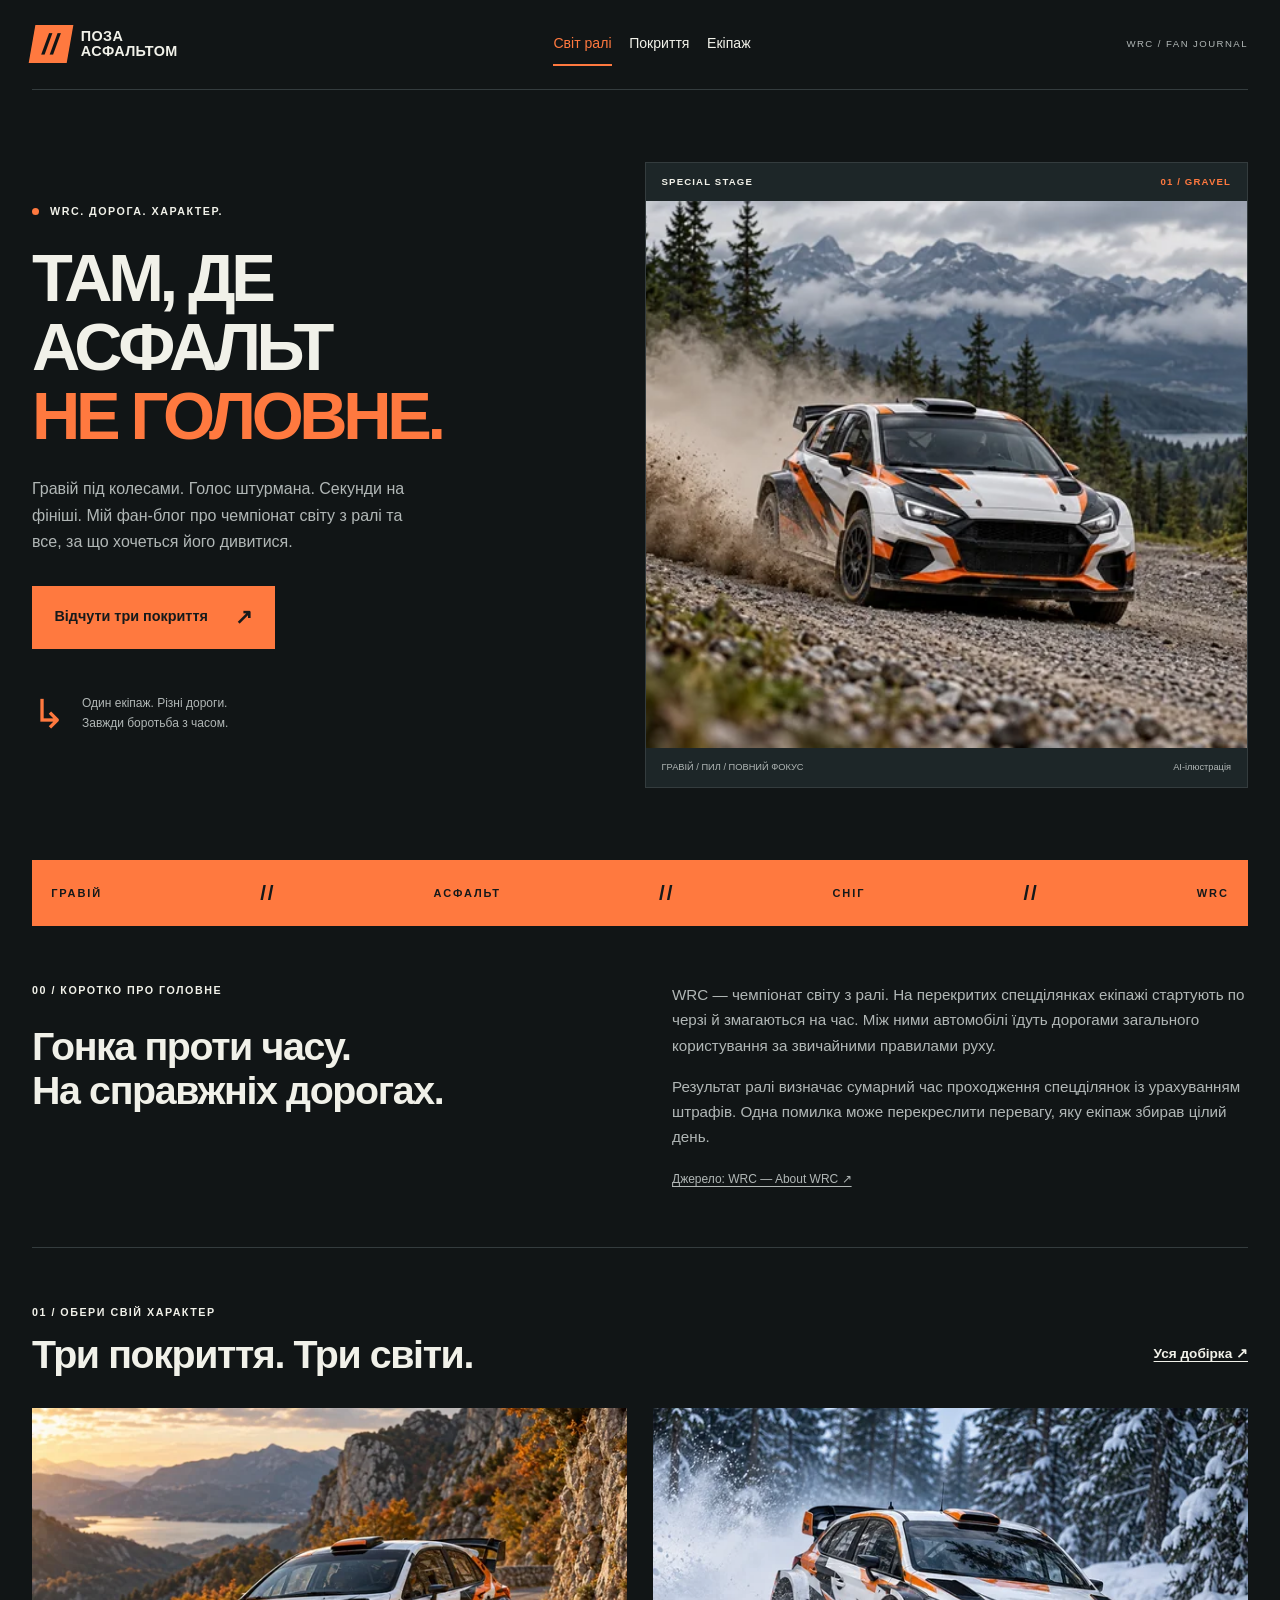
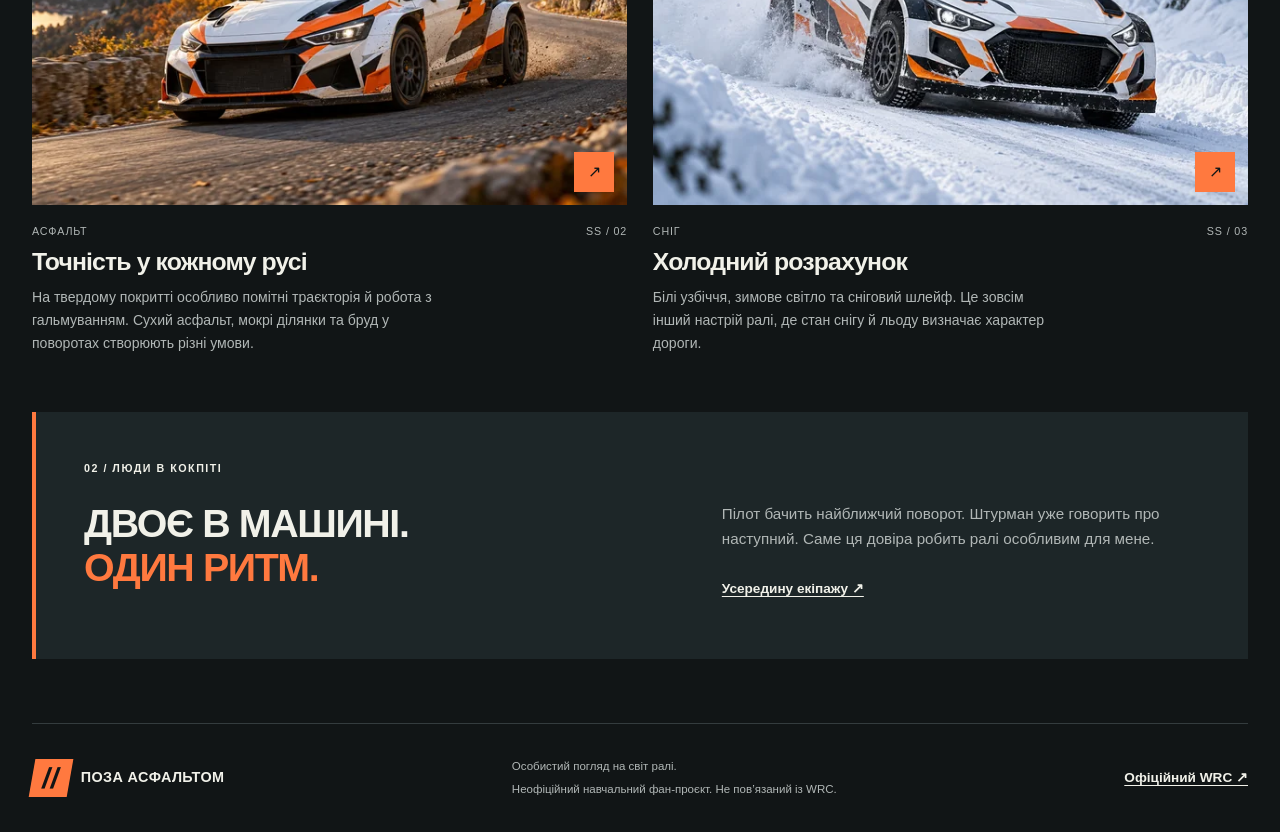
<file: index.html>
<!DOCTYPE html>
<html lang="uk">
<head>
  <meta charset="UTF-8">
  <meta name="viewport" content="width=device-width, initial-scale=1">
  <meta name="description" content="Поза асфальтом — персональний фан-блог про WRC: гравій, асфальт, сніг та робота ралійного екіпажу.">
  <title>Світ ралі · Поза асфальтом</title>
  <link rel="icon" href="assets/favicon.svg" type="image/svg+xml">
  <link rel="stylesheet" href="styles.css">
  <script src="script.js" defer></script>
</head>
<body>
<a class="skip" href="#main">Перейти до вмісту</a>
<header class="header wrap"><a class="brand" href="index.html" aria-label="Поза асфальтом — головна"><span class="brand-mark" aria-hidden="true">//</span><span>ПОЗА<br>АСФАЛЬТОМ</span></a><nav aria-label="Основна навігація"><a href="index.html" aria-current="page">Світ ралі</a><a href="gallery.html">Покриття</a><a href="about.html">Екіпаж</a></nav><span class="header-label">WRC / FAN JOURNAL</span></header>
<main class="wrap" id="main">
<section class="hero">
 <div class="hero-copy"><p class="eyebrow"><span></span> WRC. ДОРОГА. ХАРАКТЕР.</p><h1>ТАМ, ДЕ<br>АСФАЛЬТ<br><em>НЕ ГОЛОВНЕ.</em></h1><p class="lead">Гравій під колесами. Голос штурмана. Секунди на фініші. Мій фан-блог про чемпіонат світу з ралі та все, за що хочеться його дивитися.</p><a class="button" href="gallery.html">Відчути три покриття <span aria-hidden="true">↗</span></a><div class="hero-note"><span aria-hidden="true">↳</span><p>Один екіпаж. Різні дороги.<br>Завжди боротьба з часом.</p></div></div>
 <figure class="hero-art"><div class="image-label">SPECIAL STAGE <span>01 / GRAVEL</span></div><picture><source type="image/webp" srcset="assets/gravel-640.webp 640w, assets/gravel-1280.webp 1280w" sizes="(min-width: 72rem) 40rem, (min-width: 36rem) 50vw, 100vw"><img src="assets/gravel-1280.webp" alt="Біло-помаранчевий ралійний автомобіль у хмарі пилу на лісовій дорозі" width="1536" height="1024" fetchpriority="high"></picture><figcaption><span>ГРАВІЙ / ПИЛ / ПОВНИЙ ФОКУС</span><span>AI-ілюстрація</span></figcaption></figure>
</section>
<div class="ribbon"><span>ГРАВІЙ</span><b aria-hidden="true">//</b><span>АСФАЛЬТ</span><b aria-hidden="true">//</b><span>СНІГ</span><b aria-hidden="true">//</b><span>WRC</span></div>
<section class="section intro-grid"><div><p class="eyebrow">00 / КОРОТКО ПРО ГОЛОВНЕ</p><h2>Гонка проти часу.<br>На справжніх дорогах.</h2></div><div><p>WRC — чемпіонат світу з ралі. На перекритих спецділянках екіпажі стартують по черзі й змагаються на час. Між ними автомобілі їдуть дорогами загального користування за звичайними правилами руху.</p><p>Результат ралі визначає сумарний час проходження спецділянок із урахуванням штрафів. Одна помилка може перекреслити перевагу, яку екіпаж збирав цілий день.</p><a class="source" href="https://www.wrc.com/en/misc/about-wrc">Джерело: WRC — About WRC ↗</a></div></section>
<section class="section surface-preview"><div class="section-heading"><div><p class="eyebrow">01 / ОБЕРИ СВІЙ ХАРАКТЕР</p><h2>Три покриття. Три світи.</h2></div><a class="text-link" href="gallery.html">Уся добірка ↗</a></div><div class="featured"><article class="sketch-card" data-category="tarmac"><a class="art-link" data-art="1" href="assets/tarmac-1280.webp" aria-label="Збільшити: Асфальт"><picture><source type="image/webp" srcset="assets/tarmac-640.webp 640w, assets/tarmac-1280.webp 1280w" sizes="(min-width: 72rem) 40rem, (min-width: 36rem) 50vw, 100vw"><img src="assets/tarmac-1280.webp" alt="Ралійний автомобіль на покритті асфальт; згенерована ілюстрація" width="1536" height="1024" loading="lazy"></picture><span class="art-arrow" aria-hidden="true">↗</span></a><div class="card-meta"><span>Асфальт</span><span>SS / 02</span></div><h2>Точність у кожному русі</h2><p>На твердому покритті особливо помітні траєкторія й робота з гальмуванням. Сухий асфальт, мокрі ділянки та бруд у поворотах створюють різні умови.</p></article><article class="sketch-card" data-category="snow"><a class="art-link" data-art="2" href="assets/snow-1280.webp" aria-label="Збільшити: Сніг"><picture><source type="image/webp" srcset="assets/snow-640.webp 640w, assets/snow-1280.webp 1280w" sizes="(min-width: 72rem) 40rem, (min-width: 36rem) 50vw, 100vw"><img src="assets/snow-1280.webp" alt="Ралійний автомобіль на покритті сніг; згенерована ілюстрація" width="1536" height="1024" loading="lazy"></picture><span class="art-arrow" aria-hidden="true">↗</span></a><div class="card-meta"><span>Сніг</span><span>SS / 03</span></div><h2>Холодний розрахунок</h2><p>Білі узбіччя, зимове світло та сніговий шлейф. Це зовсім інший настрій ралі, де стан снігу й льоду визначає характер дороги.</p></article></div></section>
<section class="closing"><p class="eyebrow">02 / ЛЮДИ В КОКПІТІ</p><h2>ДВОЄ В МАШИНІ.<br><em>ОДИН РИТМ.</em></h2><div><p>Пілот бачить найближчий поворот. Штурман уже говорить про наступний. Саме ця довіра робить ралі особливим для мене.</p><a class="text-link" href="about.html">Усередину екіпажу ↗</a></div></section>
</main>
<footer class="footer wrap"><a class="brand footer-brand" href="index.html"><span class="brand-mark" aria-hidden="true">//</span>ПОЗА АСФАЛЬТОМ</a><p>Особистий погляд на світ ралі.<br><small>Неофіційний навчальний фан-проєкт. Не пов’язаний із WRC.</small></p><a class="text-link" href="https://www.wrc.com/">Офіційний WRC ↗</a></footer>
</body>
</html>
</file>
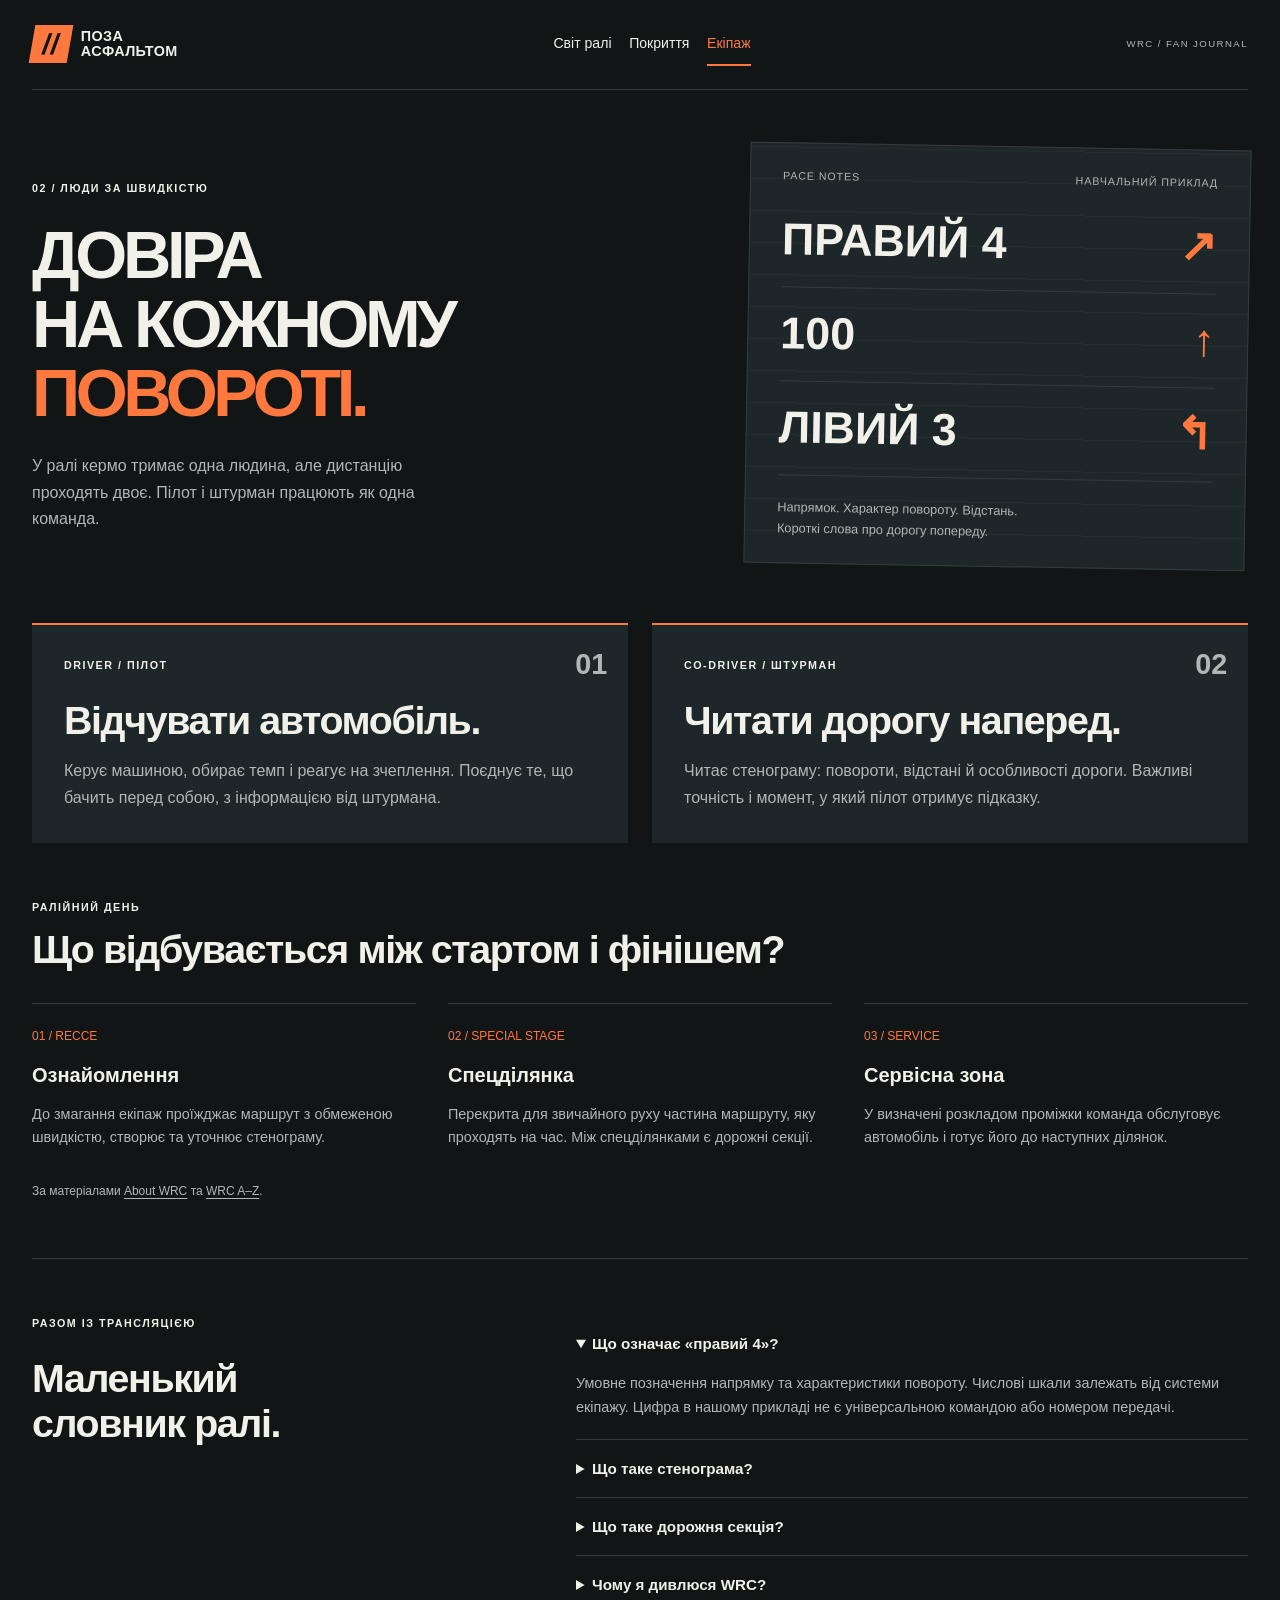
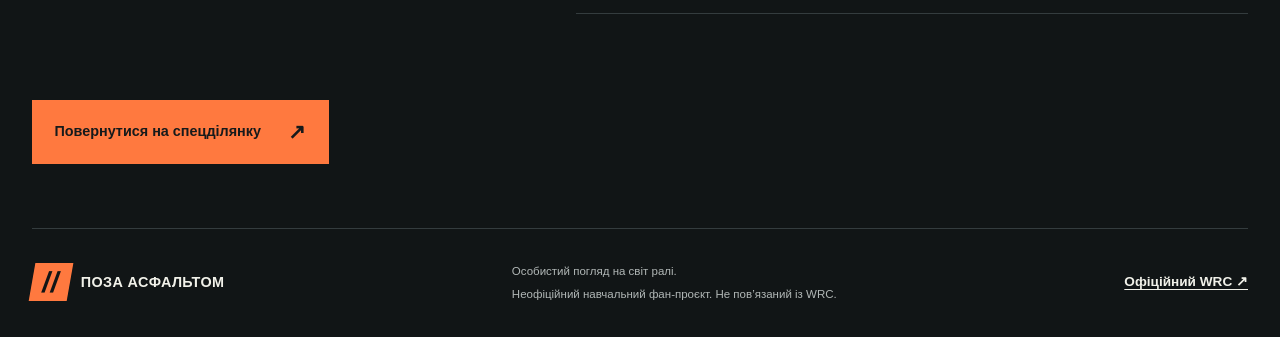
<file: about.html>
<!DOCTYPE html>
<html lang="uk">
<head>
  <meta charset="UTF-8">
  <meta name="viewport" content="width=device-width, initial-scale=1">
  <meta name="description" content="Поза асфальтом — персональний фан-блог про WRC: гравій, асфальт, сніг та робота ралійного екіпажу.">
  <title>Усередині екіпажу · Поза асфальтом</title>
  <link rel="icon" href="assets/favicon.svg" type="image/svg+xml">
  <link rel="stylesheet" href="styles.css">
  <script src="script.js" defer></script>
</head>
<body>
<a class="skip" href="#main">Перейти до вмісту</a>
<header class="header wrap"><a class="brand" href="index.html" aria-label="Поза асфальтом — головна"><span class="brand-mark" aria-hidden="true">//</span><span>ПОЗА<br>АСФАЛЬТОМ</span></a><nav aria-label="Основна навігація"><a href="index.html">Світ ралі</a><a href="gallery.html">Покриття</a><a href="about.html" aria-current="page">Екіпаж</a></nav><span class="header-label">WRC / FAN JOURNAL</span></header>
<main class="wrap" id="main">
<section class="about-intro"><div><p class="eyebrow">02 / ЛЮДИ ЗА ШВИДКІСТЮ</p><h1>ДОВІРА<br>НА КОЖНОМУ<br><em>ПОВОРОТІ.</em></h1><p class="lead">У ралі кермо тримає одна людина, але дистанцію проходять двоє. Пілот і штурман працюють як одна команда.</p></div><div class="pace-card"><div class="card-meta"><span>PACE NOTES</span><span>НАВЧАЛЬНИЙ ПРИКЛАД</span></div><p class="pace-line">ПРАВИЙ 4 <span>↗</span></p><p class="pace-line">100 <span>↑</span></p><p class="pace-line">ЛІВИЙ 3 <span>↰</span></p><p>Напрямок. Характер повороту. Відстань.<br>Короткі слова про дорогу попереду.</p></div></section>
<section class="roles"><article><span class="role-number">01</span><p class="eyebrow">DRIVER / ПІЛОТ</p><h2>Відчувати автомобіль.</h2><p>Керує машиною, обирає темп і реагує на зчеплення. Поєднує те, що бачить перед собою, з інформацією від штурмана.</p></article><article><span class="role-number">02</span><p class="eyebrow">CO-DRIVER / ШТУРМАН</p><h2>Читати дорогу наперед.</h2><p>Читає стенограму: повороти, відстані й особливості дороги. Важливі точність і момент, у який пілот отримує підказку.</p></article></section>
<section class="section stage-flow"><div class="section-heading"><div><p class="eyebrow">РАЛІЙНИЙ ДЕНЬ</p><h2>Що відбувається між стартом і фінішем?</h2></div></div><ol class="steps"><li><span>01 / RECCE</span><h3>Ознайомлення</h3><p>До змагання екіпаж проїжджає маршрут з обмеженою швидкістю, створює та уточнює стенограму.</p></li><li><span>02 / SPECIAL STAGE</span><h3>Спецділянка</h3><p>Перекрита для звичайного руху частина маршруту, яку проходять на час. Між спецділянками є дорожні секції.</p></li><li><span>03 / SERVICE</span><h3>Сервісна зона</h3><p>У визначені розкладом проміжки команда обслуговує автомобіль і готує його до наступних ділянок.</p></li></ol><p class="sources">За матеріалами <a href="https://www.wrc.com/en/misc/about-wrc">About WRC</a> та <a href="https://www.wrc.com/en/misc/a-z">WRC A–Z</a>.</p></section>
<section class="faq section"><div><p class="eyebrow">РАЗОМ ІЗ ТРАНСЛЯЦІЄЮ</p><h2>Маленький<br>словник ралі.</h2></div><div><details open><summary>Що означає «правий 4»?</summary><p>Умовне позначення напрямку та характеристики повороту. Числові шкали залежать від системи екіпажу. Цифра в нашому прикладі не є універсальною командою або номером передачі.</p></details><details><summary>Що таке стенограма?</summary><p>Стислі нотатки про дорогу попереду. Штурман читає їх пілоту під час проходження спецділянки. Це значно докладніше, ніж звичайна навігація до пункту призначення.</p></details><details><summary>Що таке дорожня секція?</summary><p>Переїзд між частинами ралі дорогами загального користування. На ньому екіпаж дотримується звичайних правил дорожнього руху.</p></details><details><summary>Чому я дивлюся WRC?</summary><p>За поєднання техніки, природи й взаємної довіри. Мені цікаві не лише результати: голос штурмана та реакції автомобіля розповідають власну історію кожної спецділянки.</p></details></div></section><a class="button" href="gallery.html">Повернутися на спецділянку <span aria-hidden="true">↗</span></a>
</main>
<footer class="footer wrap"><a class="brand footer-brand" href="index.html"><span class="brand-mark" aria-hidden="true">//</span>ПОЗА АСФАЛЬТОМ</a><p>Особистий погляд на світ ралі.<br><small>Неофіційний навчальний фан-проєкт. Не пов’язаний із WRC.</small></p><a class="text-link" href="https://www.wrc.com/">Офіційний WRC ↗</a></footer>
</body>
</html>
</file>
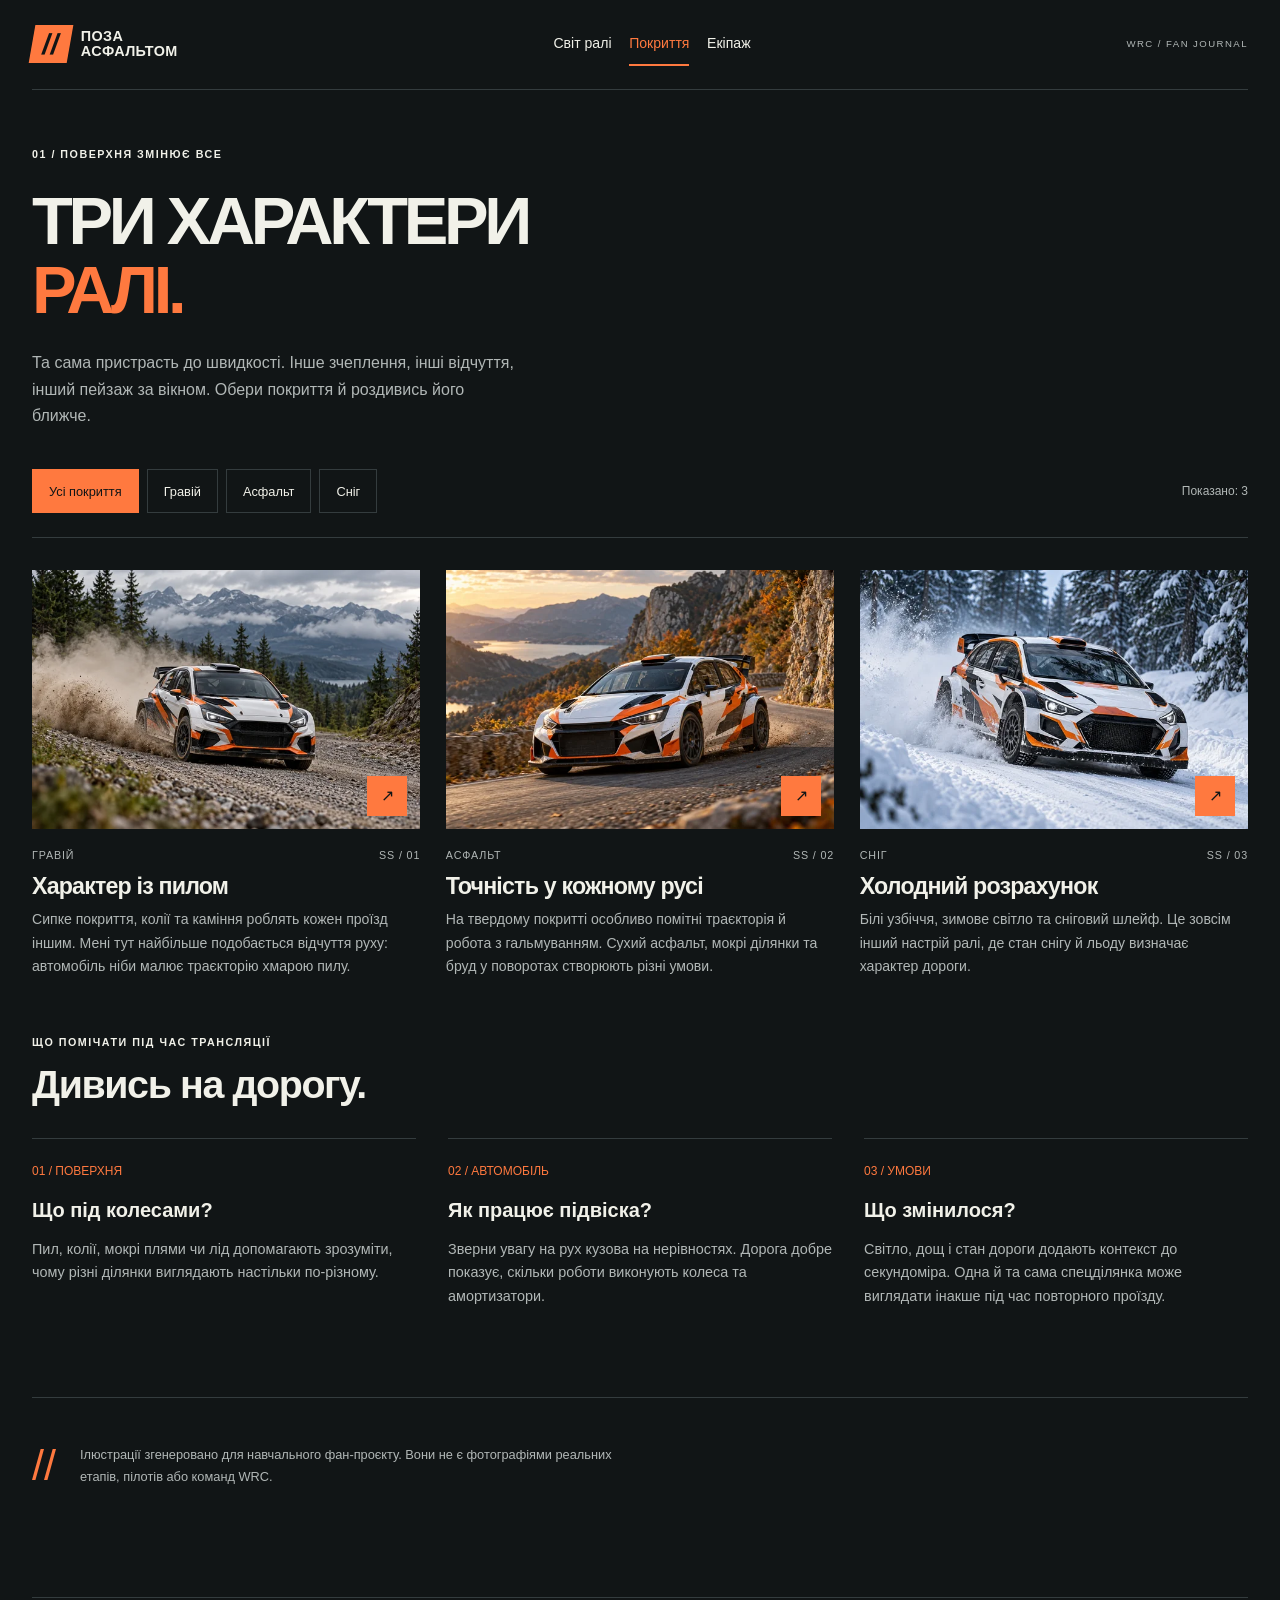
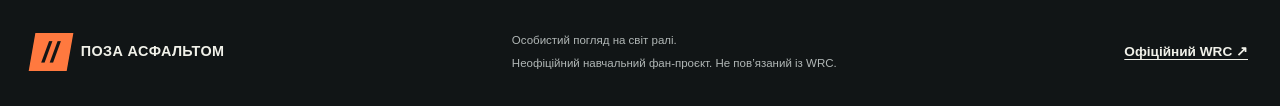
<file: gallery.html>
<!DOCTYPE html>
<html lang="uk">
<head>
  <meta charset="UTF-8">
  <meta name="viewport" content="width=device-width, initial-scale=1">
  <meta name="description" content="Поза асфальтом — персональний фан-блог про WRC: гравій, асфальт, сніг та робота ралійного екіпажу.">
  <title>Три характери ралі · Поза асфальтом</title>
  <link rel="icon" href="assets/favicon.svg" type="image/svg+xml">
  <link rel="stylesheet" href="styles.css">
  <script src="script.js" defer></script>
</head>
<body>
<a class="skip" href="#main">Перейти до вмісту</a>
<header class="header wrap"><a class="brand" href="index.html" aria-label="Поза асфальтом — головна"><span class="brand-mark" aria-hidden="true">//</span><span>ПОЗА<br>АСФАЛЬТОМ</span></a><nav aria-label="Основна навігація"><a href="index.html">Світ ралі</a><a href="gallery.html" aria-current="page">Покриття</a><a href="about.html">Екіпаж</a></nav><span class="header-label">WRC / FAN JOURNAL</span></header>
<main class="wrap" id="main">
<section class="page-intro"><p class="eyebrow">01 / ПОВЕРХНЯ ЗМІНЮЄ ВСЕ</p><h1>ТРИ ХАРАКТЕРИ<br><em>РАЛІ.</em></h1><p class="lead">Та сама пристрасть до швидкості. Інше зчеплення, інші відчуття, інший пейзаж за вікном. Обери покриття й роздивись його ближче.</p></section>
<section class="gallery-section" aria-label="Галерея покриттів"><div class="gallery-toolbar"><div class="filters" role="group" aria-label="Фільтр за покриттям" hidden><button type="button" data-filter="all" aria-pressed="true">Усі покриття</button><button type="button" data-filter="gravel" aria-pressed="false">Гравій</button><button type="button" data-filter="tarmac" aria-pressed="false">Асфальт</button><button type="button" data-filter="snow" aria-pressed="false">Сніг</button></div><p class="count" aria-live="polite">Показано: <span id="count">3</span></p></div><div class="gallery-grid"><article class="sketch-card" data-category="gravel"><a class="art-link" data-art="0" href="assets/gravel-1280.webp" aria-label="Збільшити: Гравій"><picture><source type="image/webp" srcset="assets/gravel-640.webp 640w, assets/gravel-1280.webp 1280w" sizes="(min-width: 72rem) 40rem, (min-width: 36rem) 50vw, 100vw"><img src="assets/gravel-1280.webp" alt="Ралійний автомобіль на покритті гравій; згенерована ілюстрація" width="1536" height="1024" loading="lazy"></picture><span class="art-arrow" aria-hidden="true">↗</span></a><div class="card-meta"><span>Гравій</span><span>SS / 01</span></div><h2>Характер із пилом</h2><p>Сипке покриття, колії та каміння роблять кожен проїзд іншим. Мені тут найбільше подобається відчуття руху: автомобіль ніби малює траєкторію хмарою пилу.</p></article><article class="sketch-card" data-category="tarmac"><a class="art-link" data-art="1" href="assets/tarmac-1280.webp" aria-label="Збільшити: Асфальт"><picture><source type="image/webp" srcset="assets/tarmac-640.webp 640w, assets/tarmac-1280.webp 1280w" sizes="(min-width: 72rem) 40rem, (min-width: 36rem) 50vw, 100vw"><img src="assets/tarmac-1280.webp" alt="Ралійний автомобіль на покритті асфальт; згенерована ілюстрація" width="1536" height="1024" loading="lazy"></picture><span class="art-arrow" aria-hidden="true">↗</span></a><div class="card-meta"><span>Асфальт</span><span>SS / 02</span></div><h2>Точність у кожному русі</h2><p>На твердому покритті особливо помітні траєкторія й робота з гальмуванням. Сухий асфальт, мокрі ділянки та бруд у поворотах створюють різні умови.</p></article><article class="sketch-card" data-category="snow"><a class="art-link" data-art="2" href="assets/snow-1280.webp" aria-label="Збільшити: Сніг"><picture><source type="image/webp" srcset="assets/snow-640.webp 640w, assets/snow-1280.webp 1280w" sizes="(min-width: 72rem) 40rem, (min-width: 36rem) 50vw, 100vw"><img src="assets/snow-1280.webp" alt="Ралійний автомобіль на покритті сніг; згенерована ілюстрація" width="1536" height="1024" loading="lazy"></picture><span class="art-arrow" aria-hidden="true">↗</span></a><div class="card-meta"><span>Сніг</span><span>SS / 03</span></div><h2>Холодний розрахунок</h2><p>Білі узбіччя, зимове світло та сніговий шлейф. Це зовсім інший настрій ралі, де стан снігу й льоду визначає характер дороги.</p></article></div></section>
<section class="section"><div class="section-heading"><div><p class="eyebrow">ЩО ПОМІЧАТИ ПІД ЧАС ТРАНСЛЯЦІЇ</p><h2>Дивись на дорогу.</h2></div></div><ol class="steps"><li><span>01 / ПОВЕРХНЯ</span><h3>Що під колесами?</h3><p>Пил, колії, мокрі плями чи лід допомагають зрозуміти, чому різні ділянки виглядають настільки по-різному.</p></li><li><span>02 / АВТОМОБІЛЬ</span><h3>Як працює підвіска?</h3><p>Зверни увагу на рух кузова на нерівностях. Дорога добре показує, скільки роботи виконують колеса та амортизатори.</p></li><li><span>03 / УМОВИ</span><h3>Що змінилося?</h3><p>Світло, дощ і стан дороги додають контекст до секундоміра. Одна й та сама спецділянка може виглядати інакше під час повторного проїзду.</p></li></ol></section>
<aside class="gallery-note"><span aria-hidden="true">//</span><p>Ілюстрації згенеровано для навчального фан-проєкту. Вони не є фотографіями реальних етапів, пілотів або команд WRC.</p></aside>
<dialog id="art-dialog" aria-labelledby="art-title"><button class="close-dialog" type="button" aria-label="Закрити перегляд">✕</button><img id="art-image" src="assets/gravel-1280.webp" alt="" width="1536" height="1024"><div class="dialog-copy"><p class="eyebrow" id="art-category"></p><h2 id="art-title"></h2><p id="art-description"></p></div></dialog>
</main>
<footer class="footer wrap"><a class="brand footer-brand" href="index.html"><span class="brand-mark" aria-hidden="true">//</span>ПОЗА АСФАЛЬТОМ</a><p>Особистий погляд на світ ралі.<br><small>Неофіційний навчальний фан-проєкт. Не пов’язаний із WRC.</small></p><a class="text-link" href="https://www.wrc.com/">Офіційний WRC ↗</a></footer>
</body>
</html>
</file>
<file: styles.css>
/* Спільні стилі трьох сторінок. Mobile-first: базовий макет — одна колонка. */
:root { --paper:#111516; --ink:#f1f1e9; --muted:#b1b7b6; --accent:#ff793f; --line:#343c3e; --green:#1d2628; }
* { box-sizing:border-box; }
body { margin:0; background:var(--paper); color:var(--ink); font-family:Arial,Helvetica,sans-serif; line-height:1.65; }
img { display:block; max-width:100%; height:auto; }
picture { display:block; }
a { color:inherit; text-underline-offset:.25em; }
button { font:inherit; cursor:pointer; }
button,a,summary { -webkit-tap-highlight-color:transparent; }
:focus-visible { outline:3px solid var(--accent); outline-offset:5px; }
[hidden] { display:none !important; }
.wrap { width:min(100% - 2.5rem,76rem); margin-inline:auto; }
.skip { position:fixed; top:1rem; left:1rem; transform:translateY(-200%); background:var(--ink); color:white; padding:.7rem; z-index:10; }
.skip:focus { transform:none; }
/* Flex розподіляє логотип і навігацію, а також переносить посилання. */
.header { display:flex; flex-wrap:wrap; justify-content:space-between; align-items:center; gap:.6rem 2rem; padding-block:1.4rem; border-bottom:1px solid var(--line); }
.brand { display:inline-flex; align-items:center; gap:.65rem; font-weight:700; font-size:1.25rem; letter-spacing:-.06em; text-decoration:none; }
.brand-mark { display:grid; place-items:center; width:2.4rem; height:2.4rem; background:var(--accent); color:var(--paper); font:italic 1.7rem Georgia,serif; }
.brand-dot { color:var(--accent); margin-left:.4rem; }
nav { display:flex; flex-wrap:wrap; gap:.3rem 1.1rem; }
nav a { display:flex; align-items:center; min-height:44px; font-size:.88rem; text-decoration:none; border-bottom:2px solid transparent; }
nav a[aria-current="page"] { border-color:var(--accent); color:var(--accent); }
h1,h2,h3,p,figure { margin:0; }
h1,h2,h3 { line-height:1.13; font-weight:800; overflow-wrap:anywhere; }
h1,h2 { font-family:'Arial Black',Arial,Helvetica,sans-serif; }
h1 { font-size:clamp(2.9rem,1.6rem + 4.4vw,5.8rem); letter-spacing:-.055em; }
h2 { font-size:clamp(1.9rem,1.2rem + 1.8vw,3rem); letter-spacing:-.035em; }
h3 { font-size:1.25rem; }
em { font-weight:400; color:var(--accent); }
.eyebrow { font-size:.67rem; letter-spacing:.14em; font-weight:700; line-height:1.6; margin-bottom:1.5rem; }
.eyebrow > span { display:inline-block; width:.45rem; height:.45rem; background:var(--accent); border-radius:50%; margin-right:.4rem; }
.lead { font-size:1.04rem; color:var(--muted); max-width:45ch; margin-top:1.6rem; }
.hero { display:grid; gap:3rem; padding-block:3rem; align-items:center; }
.button { display:inline-flex; align-items:center; justify-content:space-between; gap:1.7rem; padding:.9rem 1.4rem; min-height:48px; background:var(--accent); color:#161a1b; text-decoration:none; font-size:.9rem; margin-top:1.9rem; }
.button span { font-size:1.3rem; }
.hero-note { display:flex; align-items:center; gap:1rem; margin-top:2rem; color:var(--muted); font-size:.75rem; }
.hero-note > span { color:var(--accent); font-size:2.3rem; }
.hero-art { position:relative; background:#1d2628; padding:1rem 1rem .7rem; transform:rotate(2deg); box-shadow:0 14px 28px #37372e12; }
.hero-art img { width:100%; }
.tape { position:absolute; width:7rem; height:2rem; background:#c9bb9380; left:calc(50% - 3.5rem); top:-.7rem; transform:rotate(-6deg); }
figcaption { display:flex; justify-content:space-between; flex-wrap:wrap; gap:.3rem 1rem; font-size:.65rem; padding-top:.7rem; color:var(--muted); }
.ribbon { display:flex; flex-wrap:wrap; justify-content:space-between; align-items:center; gap:1rem; border-block:1px solid var(--line); padding:1.2rem .1rem; font-size:.69rem; letter-spacing:.17em; }
.ribbon b { color:var(--accent); font-size:1.3rem; }
.section { padding-block:3.5rem; }
.section-heading { display:flex; flex-wrap:wrap; align-items:end; justify-content:space-between; gap:1rem 3rem; margin-bottom:2rem; }
.section-heading .eyebrow { margin-bottom:.65rem; }
.text-link { display:inline-flex; min-height:44px; align-items:center; font-size:.85rem; font-weight:600; }
.featured,.gallery-grid { display:grid; gap:2.5rem 1.6rem; }
.sketch-card { min-width:0; }
.art-link { display:block; position:relative; }
.art-link img { width:100%; aspect-ratio:3/2; object-fit:cover; transition:filter .2s; }
.art-arrow { position:absolute; right:.8rem; bottom:.8rem; display:grid; place-items:center; background:var(--paper); width:2.5rem; height:2.5rem; border-radius:50%; }
.card-meta { display:flex; justify-content:space-between; color:var(--muted); font-size:.67rem; text-transform:uppercase; letter-spacing:.08em; margin:1.1rem 0 .5rem; }
.sketch-card h2 { font-size:1.55rem; }
.sketch-card p { font-size:.88rem; color:var(--muted); margin-top:.6rem; max-width:52ch; }
.closing { background:var(--green); padding:2rem; display:grid; gap:1.5rem; margin-bottom:1rem; }
.closing .eyebrow { margin:0; }
.closing p:not(.eyebrow) { color:var(--muted); font-size:.95rem; margin-bottom:1rem; }
.footer { border-top:1px solid var(--line); margin-top:4rem; padding-block:2rem; display:flex; flex-wrap:wrap; align-items:center; gap:1rem 2rem; justify-content:space-between; }
.footer p,.footer small { color:var(--muted); font-size:.72rem; }
.footer-brand { font-size:1rem; }
.page-intro { padding-block:3.5rem 2.5rem; }
.page-intro .lead { max-width:55ch; }
.gallery-toolbar { display:flex; flex-wrap:wrap; justify-content:space-between; align-items:center; gap:1rem; padding-bottom:1.5rem; border-bottom:1px solid var(--line); margin-bottom:2rem; }
.filters { display:flex; flex-wrap:wrap; gap:.5rem; }
.filters button { padding:.55rem 1rem; min-height:44px; border:1px solid var(--line); background:transparent; border-radius:2rem; font-size:.8rem; color:var(--ink); }
.filters button[aria-pressed="true"] { background:var(--ink); border-color:var(--ink); color:var(--paper); }
.count,.caption { font-size:.75rem; color:var(--muted); }
.gallery-note { display:flex; align-items:center; gap:1.5rem; padding:2rem 0; margin-top:2rem; border-top:1px solid var(--line); }
.gallery-note span { font-size:2.7rem; color:var(--accent); }
.gallery-note p { font-size:.8rem; max-width:75ch; color:var(--muted); }
dialog { width:min(44rem,calc(100% - 2rem)); max-height:90dvh; overflow:auto; border:0; padding:1rem; color:var(--ink); background:var(--paper); }
dialog::backdrop { background:#18221bd9; }
dialog img { width:100%; max-height:56dvh; object-fit:contain; }
.close-dialog { position:sticky; top:0; display:block; margin:0 0 .5rem auto; width:44px; height:44px; border:1px solid var(--line); background:var(--paper); color:var(--ink); }
.dialog-copy { padding:1rem .5rem; }
.dialog-copy .eyebrow { margin-bottom:.5rem; }
.dialog-copy p:last-child { margin-top:1rem; }
body:has(dialog[open]) { overflow:hidden; }
.about-intro { display:grid; gap:2.5rem; padding-block:3.5rem; align-items:center; }
.quote { padding:1.5rem 2rem; background:var(--green); }
.quote > span { font:5rem Georgia,serif; color:var(--accent); line-height:1; }
blockquote { margin:0 0 1.7rem; font:italic 1.8rem/1.35 Georgia,serif; }
.quote p { font-size:.6rem; letter-spacing:.12em; }
.about-story { display:grid; gap:2rem; padding-block:2rem; border-block:1px solid var(--line); align-items:center; }
.about-story .caption { margin-top:.7rem; }
.about-story p:not(.eyebrow,.caption) { color:var(--muted); margin-top:1.2rem; }
.steps { display:grid; padding:0; margin:0; list-style:none; gap:2rem; }
.steps li { border-top:1px solid var(--line); padding-top:1.1rem; }
.steps li > span { font-size:.75rem; color:var(--accent); }
.steps h3 { margin-block:1rem; }
.steps p { font-size:.9rem; color:var(--muted); }
.faq { display:grid; gap:2rem; border-top:1px solid var(--line); }
details { border-bottom:1px solid var(--line); }
summary { cursor:pointer; padding:1rem 0; min-height:44px; font-size:.95rem; font-weight:600; }
details p { padding:0 0 1.2rem; font-size:.9rem; color:var(--muted); }
/* 36rem: дві колонки для карток, коли їм вистачає місця. */
@media (min-width:36rem) { .featured,.gallery-grid { grid-template-columns:repeat(2,minmax(0,1fr)); } .wrap { width:min(100% - 4rem,76rem); } }
/* 56rem: великі секції стають двоколонковими. */
@media (min-width:56rem) { .hero { grid-template-columns:1fr 1fr; gap:4rem; padding-block:4.5rem; } .hero-art { margin-right:.6rem; } .closing { grid-template-columns:1.2fr 1fr; padding:3rem; column-gap:4rem; } .closing .eyebrow { grid-column:1/-1; } .about-intro { grid-template-columns:1.3fr 1fr; gap:4rem; } .about-story { grid-template-columns:1fr 1fr; gap:4rem; } .steps { grid-template-columns:repeat(3,minmax(0,1fr)); } .faq { grid-template-columns:1fr 1.4fr; gap:4rem; } }
/* 72rem: повна галерея у три колонки. */
@media (min-width:72rem) { .gallery-grid { grid-template-columns:repeat(3,minmax(0,1fr)); } .hero { gap:5.5rem; } }
@media (hover:hover) { nav a:hover,.text-link:hover { color:var(--accent); } .button:hover { background:#ff9b6f; } .art-link:hover img { filter:brightness(1.04); } }
@media (prefers-reduced-motion:reduce) { *,*::before,*::after { transition:none !important; scroll-behavior:auto !important; } }
@media print { .header nav,.button,.filters,.art-arrow,.skip { display:none; } body { background:white; color:black; } .wrap { width:100%; } .hero-art { transform:none; box-shadow:none; } .sketch-card,section { break-inside:avoid; } }

/* WRC: темна редакційна тема. Структурні Grid/Flex та mobile-first збережено. */
h1 { font-size:clamp(2.3rem,1.3rem + 3.6vw,4.6rem); line-height:1.03; letter-spacing:-.065em; }
h2 { font-size:clamp(1.7rem,1.1rem + 1.7vw,2.65rem); line-height:1.13; }
em { font-style:normal; font-weight:900; }
.brand { font-size:.9rem; letter-spacing:.025em; line-height:1.1; }
.brand-mark { background:var(--accent); color:#111516; font:900 1.8rem Arial,sans-serif; transform:skew(-10deg); }
.header-label { color:var(--muted); font-size:.6rem; letter-spacing:.15em; }
.hero { gap:2rem; }
.hero-art { transform:none; padding:0; box-shadow:none; background:#1d2628; border:1px solid var(--line); }
.hero-art img { aspect-ratio:1.1; object-fit:cover; }
.hero-art figcaption { padding:.75rem 1rem; font-size:.58rem; }
.image-label { display:flex; justify-content:space-between; gap:.5rem; padding:.7rem 1rem; font-size:.6rem; letter-spacing:.12em; font-weight:700; }
.image-label span { color:var(--accent); }
.lead { font-size:1rem; }
.hero-note > span { color:var(--accent); font-size:2.5rem; }
.ribbon { background:var(--accent); border:0; color:#15191a; padding:1rem 1.2rem; font-weight:800; }
.ribbon b { color:#15191a; }
.intro-grid { display:grid; gap:2rem; border-bottom:1px solid var(--line); }
.intro-grid p:not(.eyebrow) { color:var(--muted); margin-bottom:1rem; font-size:.95rem; }
.source,.sources { color:var(--muted); font-size:.75rem; }
.sources { margin-top:2rem; }
.closing { border-left:4px solid var(--accent); }
.button { font-weight:700; }
.art-arrow { background:var(--accent); color:#111516; border-radius:0; }
.gallery-grid .sketch-card h2 { font-size:1.45rem; }
.filters button { border-radius:0; }
.filters button[aria-pressed="true"] { background:var(--accent); color:#111516; border-color:var(--accent); }
.pace-card { border:1px solid var(--line); padding:1.5rem 2rem; background:repeating-linear-gradient(0deg,transparent 0,transparent 31px,#ffffff08 31px,#ffffff08 32px),var(--green); transform:rotate(1deg); }
.pace-card .card-meta { margin-top:0; flex-wrap:wrap; gap:.5rem; }
.pace-line { display:flex; justify-content:space-between; font-size:clamp(1.7rem,1.2rem + 2vw,2.8rem); font-weight:900; border-bottom:1px solid var(--line); padding:.6rem 0; }
.pace-line span { color:var(--accent); }
.pace-card > p:last-child { font-size:.8rem; color:var(--muted); padding-top:1.3rem; }
.roles { display:grid; gap:1.5rem; }
.roles article { position:relative; border-top:2px solid var(--accent); background:var(--green); padding:2rem; }
.roles .eyebrow { padding-right:3rem; }
.roles p:last-child { color:var(--muted); margin-top:1rem; }
.role-number { position:absolute; top:1rem; right:1.3rem; color:var(--muted); font-size:1.8rem; font-weight:800; }
.footer small { display:block; margin-top:.25rem; }
@media (min-width:36rem) { .roles { grid-template-columns:repeat(2,minmax(0,1fr)); } }
@media (min-width:56rem) { .hero { grid-template-columns:1fr 1.1fr; gap:3rem; } .intro-grid { grid-template-columns:1fr 1fr; gap:4rem; } .hero-art { margin:0; } }
@media (min-width:72rem) { .hero { gap:4rem; } }
@media print { .roles article,.pace-card,.closing { background:white; } :root { --ink:#111; --muted:#333; --accent:#a33b13; --line:#bbb; } }
</file>
